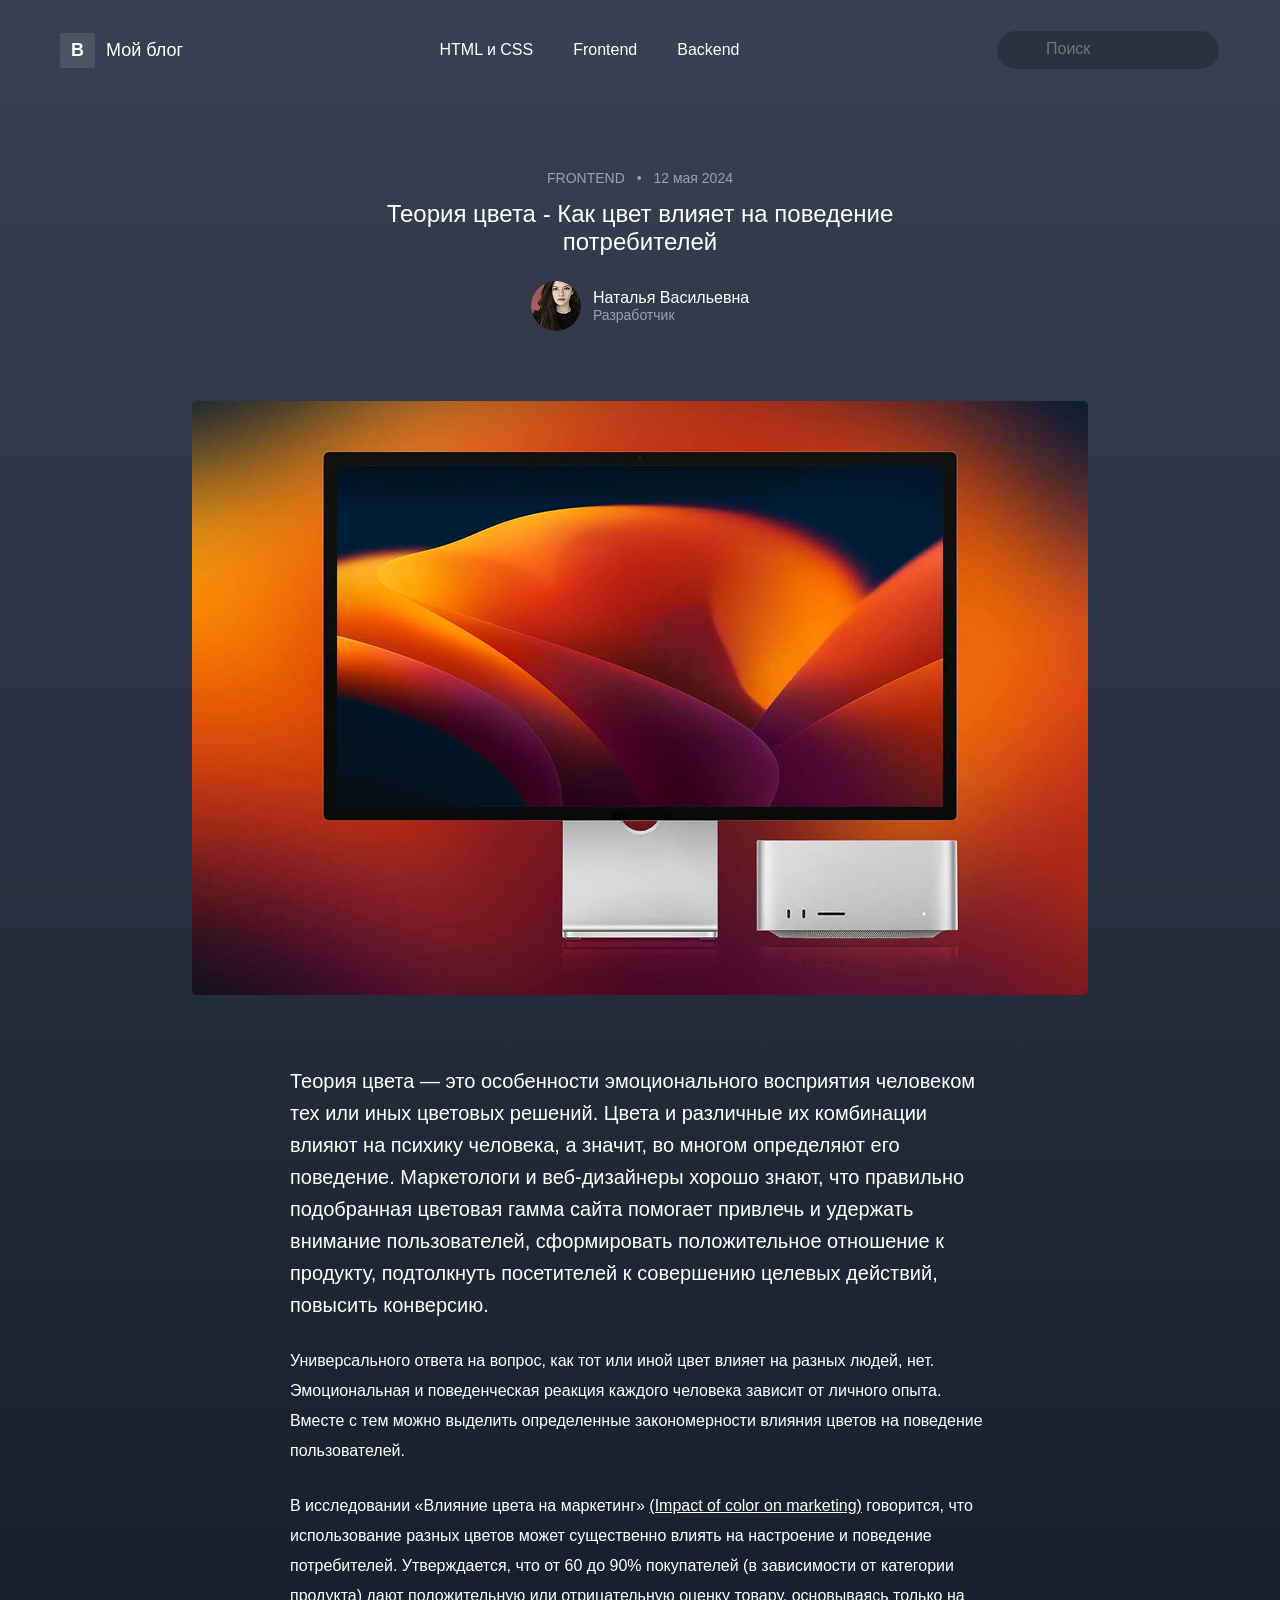
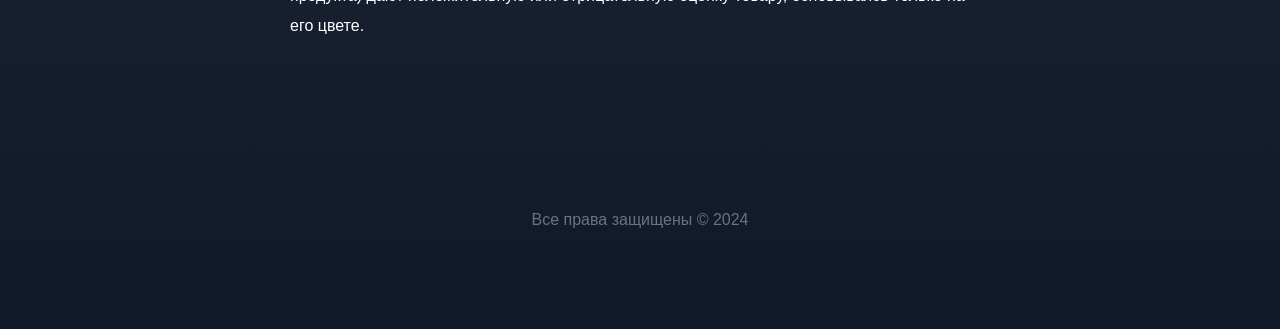
<file: 1-Blog/index.html>
<!DOCTYPE html>
<html lang="ru">

<head>
    <meta charset="UTF-8">
    <meta name="viewport" content="width=device-width, initial-scale=1.0">
    <title>Blog</title>
    <link rel="stylesheet" href="style.css">
</head>

<body>
    <header>
        <div class="container">
            <nav>
                <div class="nav-left">
                    <div class="box-b">B</div>
                    <a href="#" target="_blank" class="brand-blank">Мой блог</a>
                </div>

                <ul class="nav-links">
                    <li><a href="#" target="_blank">HTML и CSS</a></li>
                    <li><a href="#" target="_blank">Frontend</a></li>
                    <li><a href="#" target="_blank">Backend</a></li>
                </ul>

                <form action="#" method="get" class="search-form">
                    <input type="text" id="search" name="search" placeholder="Поиск">
                </form>
            </nav>
        </div>
    </header>

    <main>
        <div class="container main-container">

            <div class="author-block">
                <div class="meta-info">
                    <span class="category">FRONTEND</span>
                    <span class="dot">•</span>
                    <span class="date">12 мая 2024</span>
                </div>
                <h1 class="main-title">Теория цвета - Как цвет влияет на поведение потребителей</h1>
                <div class="profile">
                    <img src="Ellipse 1.png" alt="Наталья Васильевна" class="avatar">
                    <div class="profile-text">
                        <span class="author-name">Наталья Васильевна</span>
                        <span class="author-role">Разработчик</span>
                    </div>
                </div>
            </div>

            <img src="img.png" alt="Картинка" id="img">

            <div class="article-content">
                <p class="article-intro">
                    Теория цвета — это особенности эмоционального восприятия человеком тех или иных цветовых решений.
                    Цвета
                    и
                    различные их комбинации влияют на психику человека, а значит, во многом определяют его поведение.
                    Маркетологи и
                    веб-дизайнеры хорошо знают, что правильно подобранная цветовая гамма сайта помогает привлечь и
                    удержать
                    внимание
                    пользователей, сформировать положительное отношение к продукту, подтолкнуть посетителей к совершению
                    целевых
                    действий, повысить конверсию.
                </p>

                <p class="article-body">
                    Универсального ответа на вопрос, как тот или иной цвет влияет на разных людей, нет. Эмоциональная и
                    поведенческая реакция каждого человека зависит от личного опыта. Вместе с тем можно выделить
                    определенные
                    закономерности влияния цветов на поведение пользователей.
                </p>

                <p class="article-body">
                    В исследовании «Влияние цвета на маркетинг» <a
                        href="https://www.researchgate.net/publication/235320162_Impact_of_color_on_marketing"
                        target="_blank">(Impact of color on
                        marketing)</a> говорится, что использование разных
                    цветов может существенно влиять на настроение и поведение потребителей. Утверждается, что от 60 до
                    90%
                    покупателей (в зависимости от категории продукта) дают положительную или отрицательную оценку
                    товару,
                    основываясь только на его цвете.
                </p>
            </div>
        </div>
    </main>

    <footer>
        <div class="container">
            <p>Все права защищены &copy; 2024</p>
        </div>
    </footer>
</body>

</html>
</file>
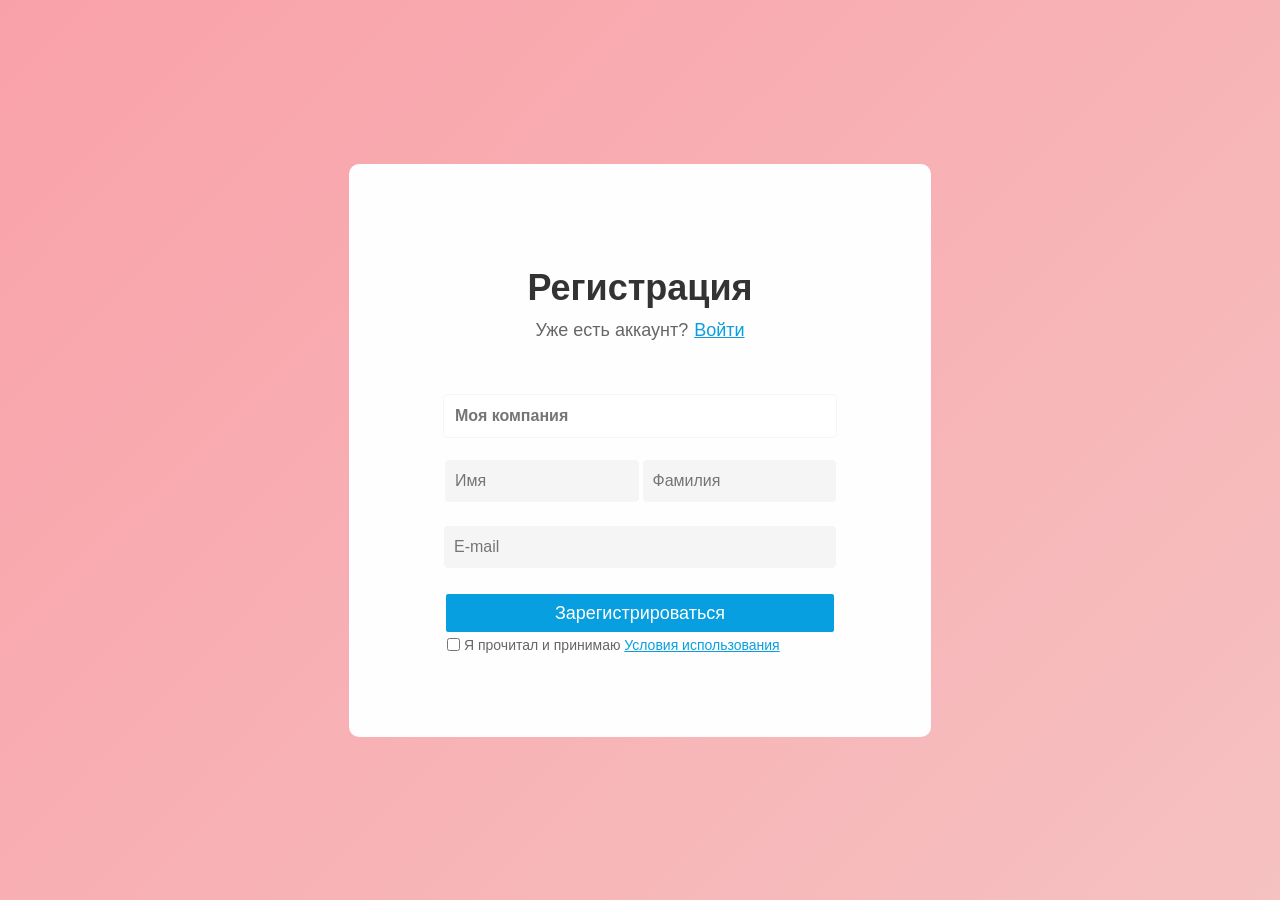
<file: 2-Form/index.html>
<!DOCTYPE html>
<html lang="ru">

<head>
    <meta charset="UTF-8">
    <meta name="viewport" content="width=device-width, initial-scale=1.0">
    <title>Register</title>
    <link rel="stylesheet" href="style.css">
</head>

<body>
    <main>
        <h1>Регистрация</h1>
        <p class="account-exists">Уже есть аккаунт? <a class="login-prompt" href="#">Войти</a></p>

        <form action="#" method="get">
            <div>
                <label for="Company"></label>
                <input type="text" name="Company" id="Company" class="company" required placeholder="Моя компания">
            </div>

            <div class="form-container">
                <label for="Name"></label>
                <input type="text" name="Name" id="Name" placeholder="Имя" required>

                <label for="surname"></label>
                <input type="text" name="surname" id="surname" placeholder="Фамилия" required>
            </div>

            <div class="e-mail">
                <label for="E-mail"></label>
                <input type="email" name="E-mail" id="E-mail" placeholder="E-mail" required>
            </div>

            <button>Зарегистрироваться</button>

            <div class="form-agreement">
                <input type="checkbox">
                <span>Я прочитал и принимаю <a href="#">Условия использования</a></span>
            </div>
        </form>
    </main>
</body>

</html>
</file>
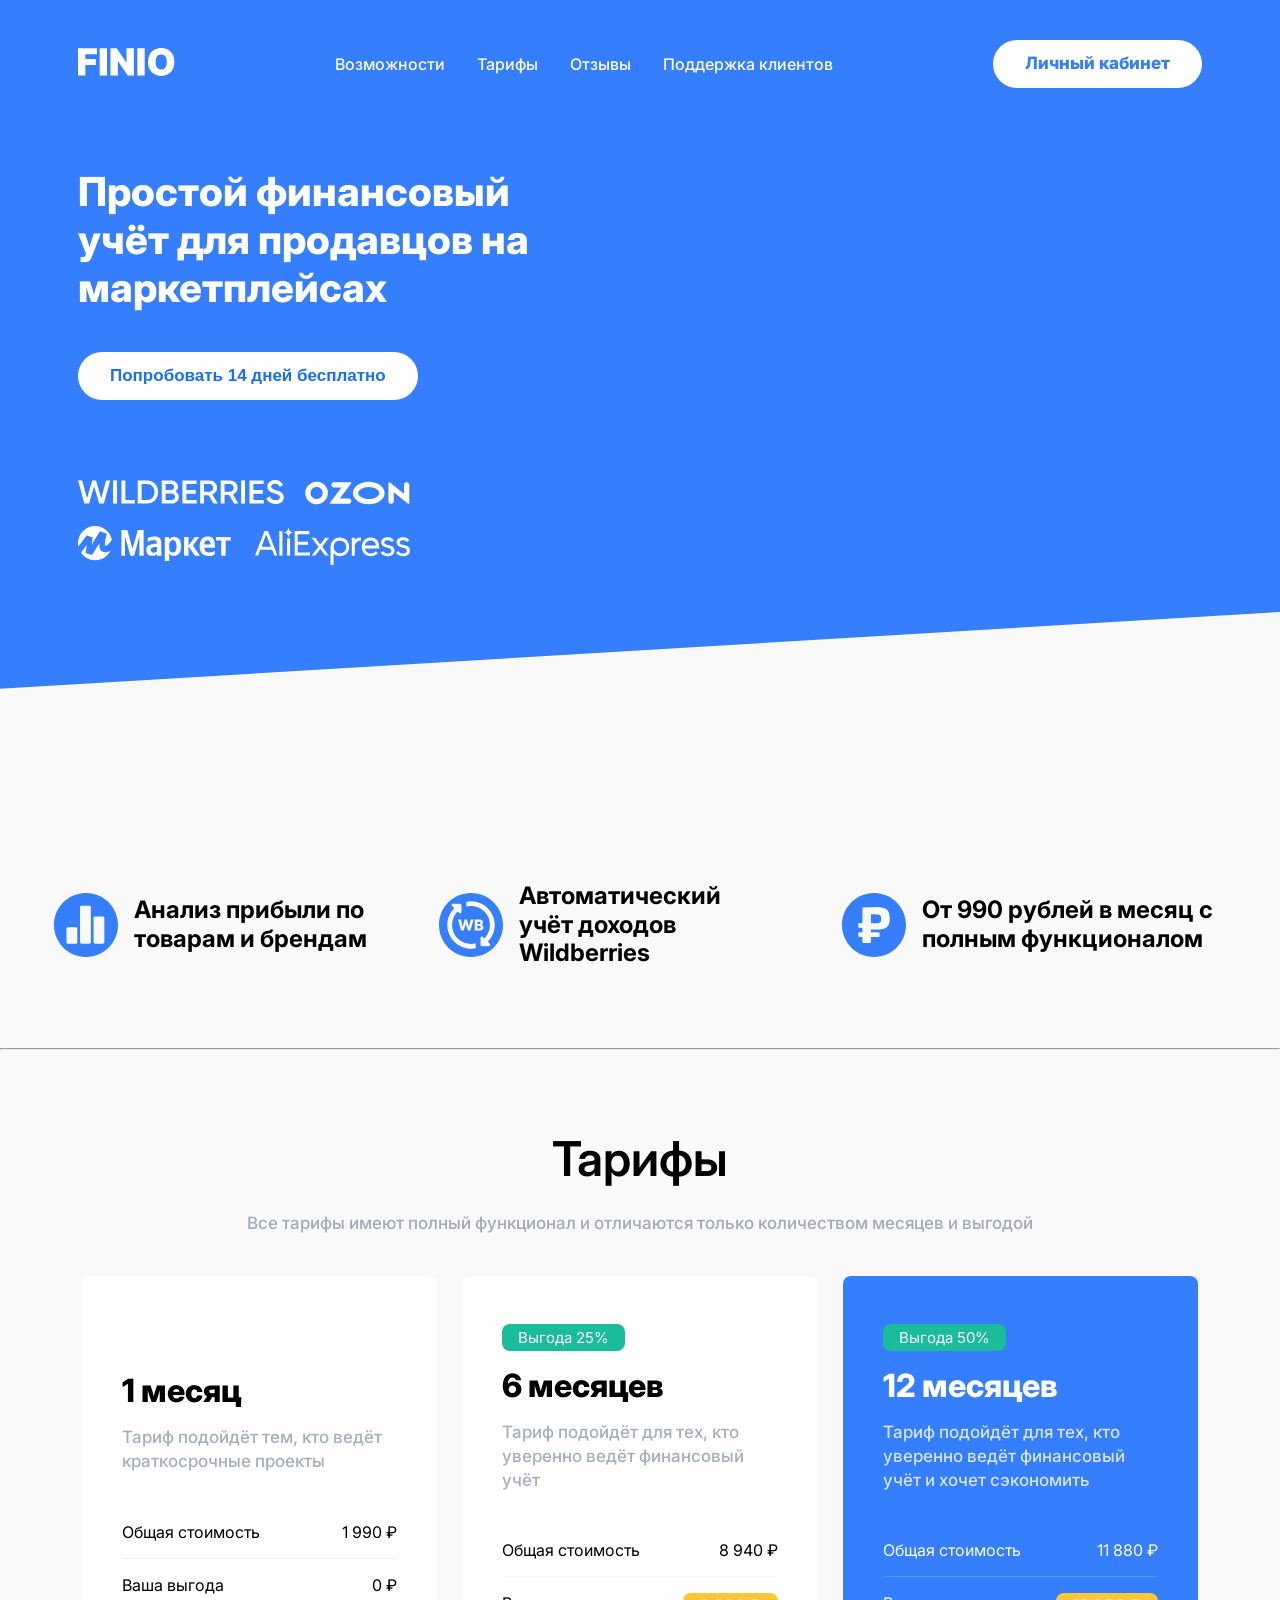
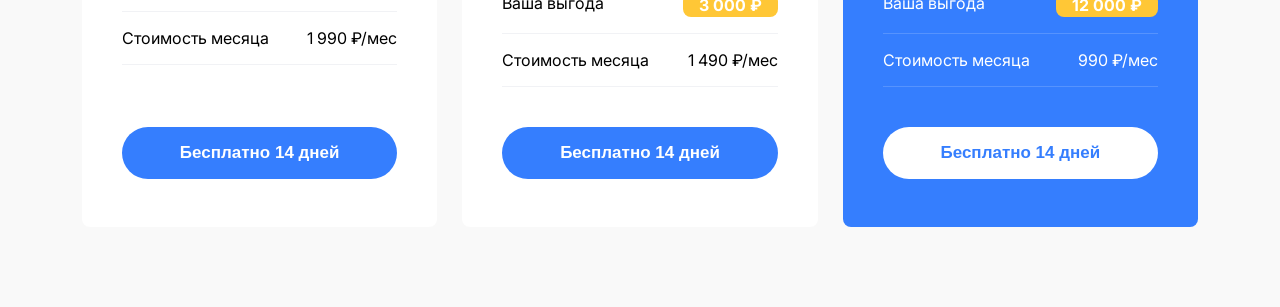
<file: 3-Finio/index.html>
<!DOCTYPE html>
<html lang="ru">

<head>
    <meta charset="UTF-8">
    <meta name="viewport" content="width=device-width, initial-scale=1.0">
    <title>Тарифы</title>
    <link rel="stylesheet" href="styles/styles.css">
    <link rel="stylesheet" href="styles/global.css">
    <link rel="stylesheet" href="styles/header.css">
    <link rel="stylesheet" href="styles/tariffs.css">
    <link rel="stylesheet" href="styles/hero.css">
    <link rel="stylesheet" href="styles/section.css">
    <link rel="preconnect" href="https://fonts.googleapis.com">
    <link rel="preconnect" href="https://fonts.gstatic.com" crossorigin>
    <link
        href="https://fonts.googleapis.com/css2?family=Fira+Sans:wght@400;700&family=Inter:ital,opsz,wght@0,14..32,100..900;1,14..32,100..900&display=swap"
        rel="stylesheet">
</head>

<body>
    <header class="header">
        <div class="header__wraper">
            <a href="#"><img class="header__logo" src="./images/logo_finio.svg" alt="Логотип FINIO"></a>
            <nav>
                <ul class="menu">
                    <li class="menu__item"><a href="">Возможности</a></li>
                    <li class="menu__item"><a href="">Тарифы</a></li>
                    <li class="menu__item"><a href="">Отзывы</a></li>
                    <li class="menu__item"><a href="">Поддержка клиентов</a></li>
                </ul>
            </nav>
            <a href="#" class="header__login">
                <div>Личный кабинет</div>
            </a>
            <button class="header__mobile-menu-button">
                <img src="./images/menu.svg" alt="Мобильное меню">
            </button>
        </div>
    </header>

    <section class="section section_light">
        <div class="hero">
            <div class="hero__left">
                <h1 class="hero__h1">Простой финансовый<br>учёт для продавцов на<br>маркетплейсах</h1>
                <div class="hero_cta">
                    <button class="button">Попробовать 14 дней бесплатно</button>
                </div>
                <div>
                    <img src="./images/маркетплейсы.svg" alt="Картинки с маркетплейсов">
                </div>
            </div>
            <!-- <img class="hero_right" src="./images/Отчеты.svg" alt="Картинка с отчетами"> -->
        </div>
    </section>

    <section class="hero-features">
        <div class="hero-features__list">
            <div class="hero-features__item">
                <img class="hero-features__icon" src="./images/analytics.svg" alt="">
                <h3 class="hero-features__title">Анализ прибыли по товарам и брендам</h3>
            </div>
            <div class="hero-features__item">
                <img class="hero-features__icon" src="./images/wb.svg" alt="">
                <h3 class="hero-features__title">Автоматический учёт доходов Wildberries</h3>
            </div>
            <div class="hero-features__item">
                <img class="hero-features__icon" src="./images/ruble.svg" alt="">
                <h3 class="hero-features__title">От 990 рублей в месяц с полным функционалом</h3>
            </div>
        </div>
        <hr class="divider">
    </section>

    <section class="tariffs">
        <div class="tariffs__container">
            <h2 class="tariffs__title">Тарифы</h2>
            <p class="tariffs__subtitle">Все тарифы имеют полный функционал и отличаются только количеством месяцев и
                выгодой</p>

            <div class="tariffs__grid">
                <article class="tariff-card">
                    <div class="tariff-card__header">
                        <h3 class="tariff-card__title card-1">1 месяц</h3>
                        <p class="tariff-card__description">Тариф подойдёт тем, кто ведёт краткосрочные проекты</p>
                    </div>
                    <ul class="tariff-card__info-list">
                        <li class="tariff-card__info-item">
                            <span class="tariff-card__info-label">Общая стоимость</span>
                            <span class="tariff-card__info-value">1 990 ₽</span>
                        </li>

                        <li class="tariff-card__info-item">
                            <span class="tariff-card__info-label">Ваша выгода</span>
                            <span class="tariff-card__info-value">0 ₽</span>
                        </li>

                        <li class="tariff-card__info-item">
                            <span class="tariff-card__info-label">Стоимость месяца</span>
                            <span class="tariff-card__info-value">1 990 ₽/мес</span>
                        </li>
                    </ul>
                    <button class="tariff-card__button">Бесплатно 14 дней</button>
                </article>

                <article class="tariff-card">
                    <div class="tariff-card__header">
                        <span class="tariff-card__badge">Выгода 25%</span>
                        <h3 class="tariff-card__title">6 месяцев</h3>
                        <p class="tariff-card__description">Тариф подойдёт для тех, кто уверенно ведёт финансовый учёт
                        </p>
                    </div>
                    <ul class="tariff-card__info-list">
                        <li class="tariff-card__info-item">
                            <span class="tariff-card__info-label">Общая стоимость</span>
                            <span class="tariff-card__info-value">8 940 ₽</span>
                        </li>

                        <li class="tariff-card__info-item">
                            <span class="tariff-card__info-label">Ваша выгода</span>
                            <span class="tariff-card__info-value tariff-card__info-value_highlight">3 000 ₽</span>
                        </li>

                        <li class="tariff-card__info-item">
                            <span class="tariff-card__info-label">Стоимость месяца</span>
                            <span class="tariff-card__info-value">1 490 ₽/мес</span>
                        </li>
                    </ul>
                    <button class="tariff-card__button">Бесплатно 14 дней</button>
                </article>

                <article class="tariff-card tariff-card_featured">
                    <div class="tariff-card__header">
                        <span class="tariff-card__badge">Выгода 50%</span>
                        <h3 class="tariff-card__title">12 месяцев</h3>
                        <p class="tariff-card__description">Тариф подойдёт для тех, кто уверенно ведёт финансовый учёт и
                            хочет сэкономить</p>
                    </div>

                    <ul class="tariff-card__info-list">
                        <li class="tariff-card__info-item">
                            <span class="tariff-card__info-label">Общая стоимость</span>
                            <span class="tariff-card__info-value">11 880 ₽</span>
                        </li>
                        <li class="tariff-card__info-item">
                            <span class="tariff-card__info-label">Ваша выгода</span>
                            <span class="tariff-card__info-value tariff-card__info-value_highlight">12 000 ₽</span>
                        </li>
                        <li class="tariff-card__info-item">
                            <span class="tariff-card__info-label">Стоимость месяца</span>
                            <span class="tariff-card__info-value">990 ₽/мес</span>
                        </li>
                    </ul>
                    <button class="tariff-card__button tariff-card__button_inverted">Бесплатно 14 дней</button>
                </article>
            </div>
        </div>
    </section>
</body>

</html>
</file>
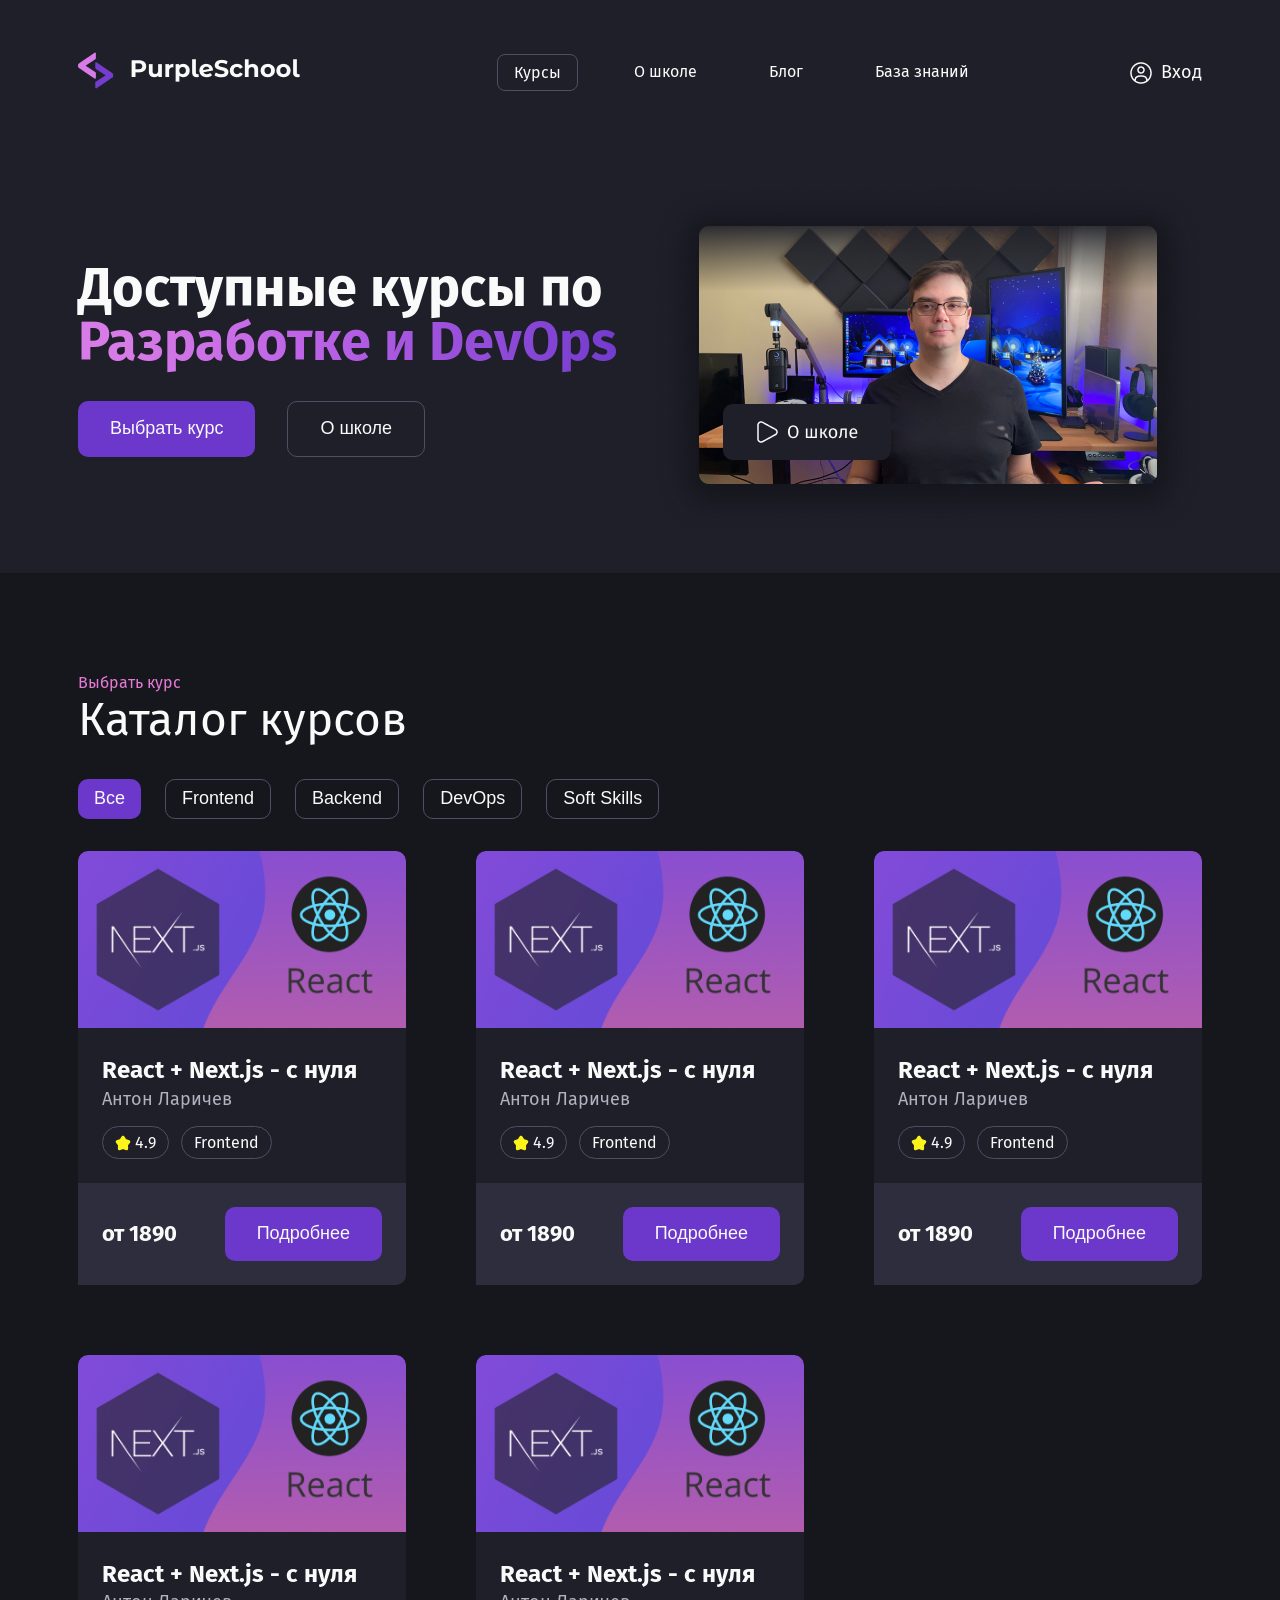
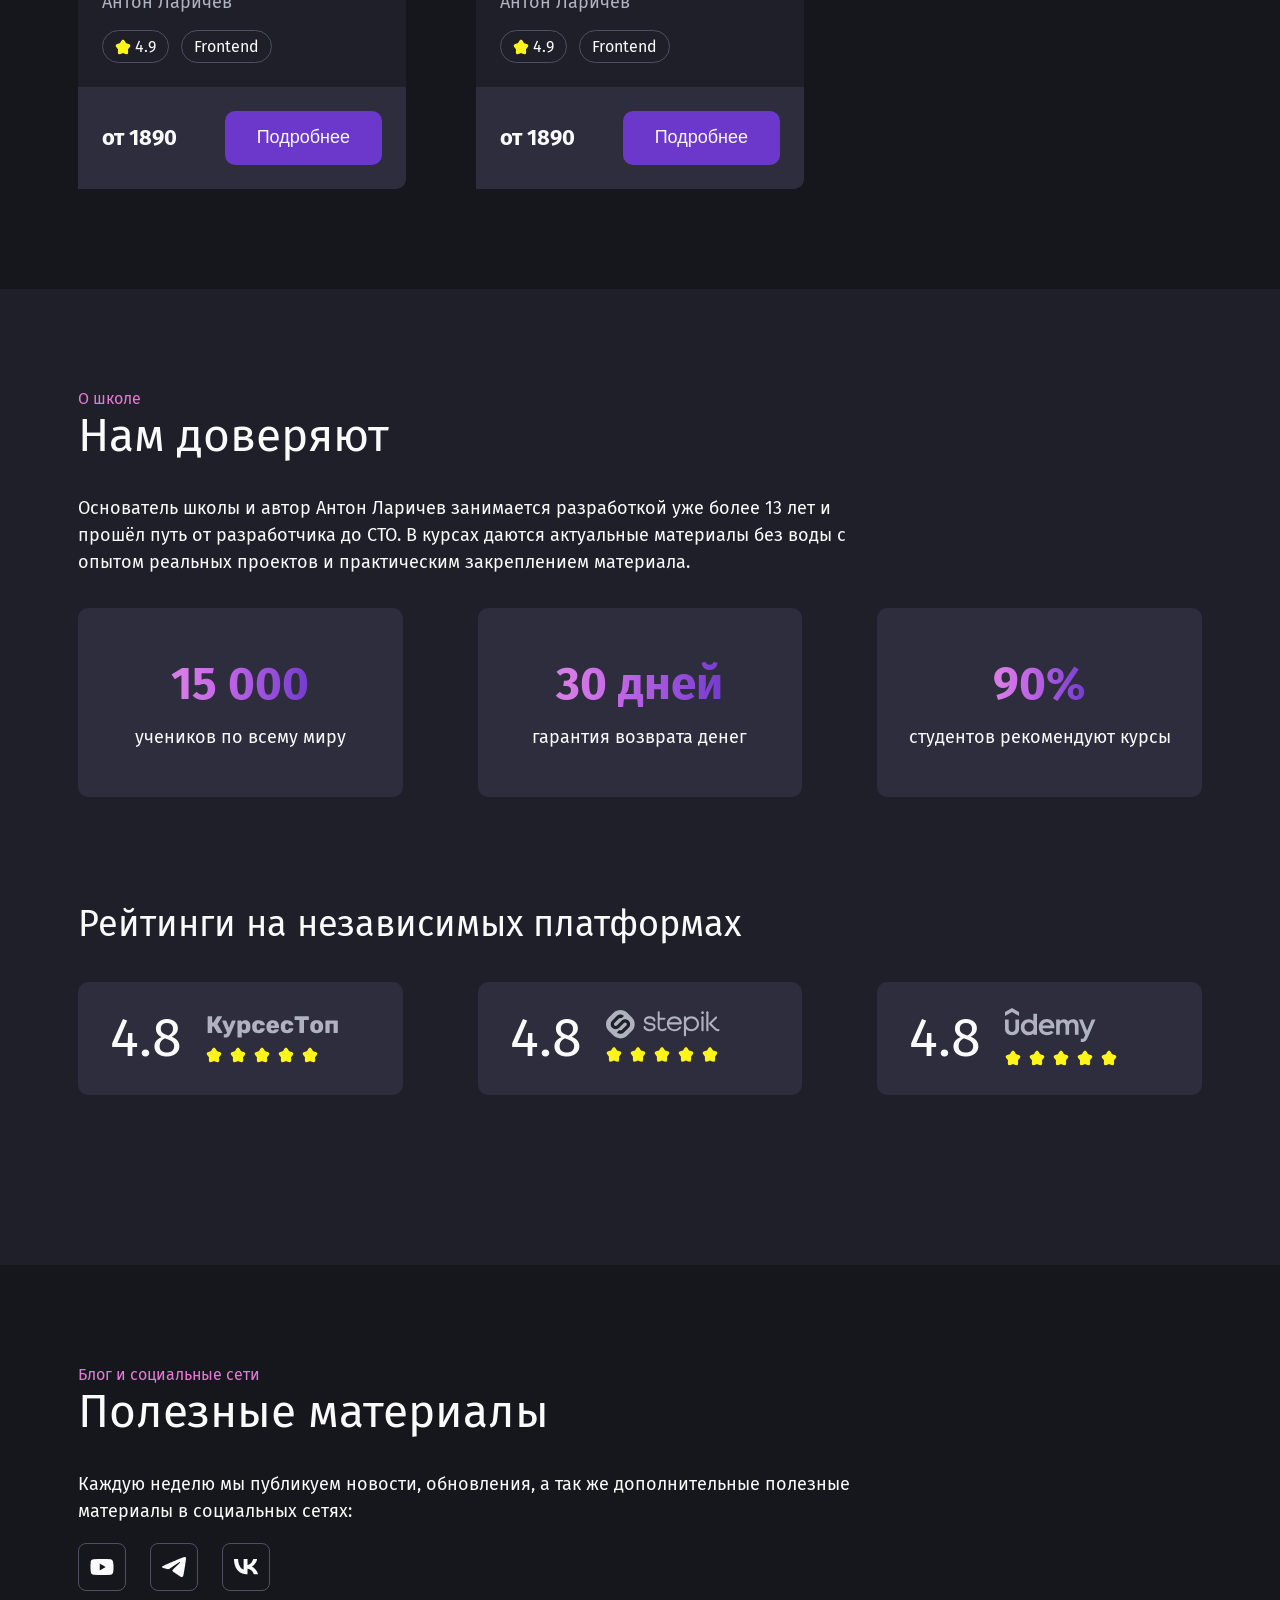
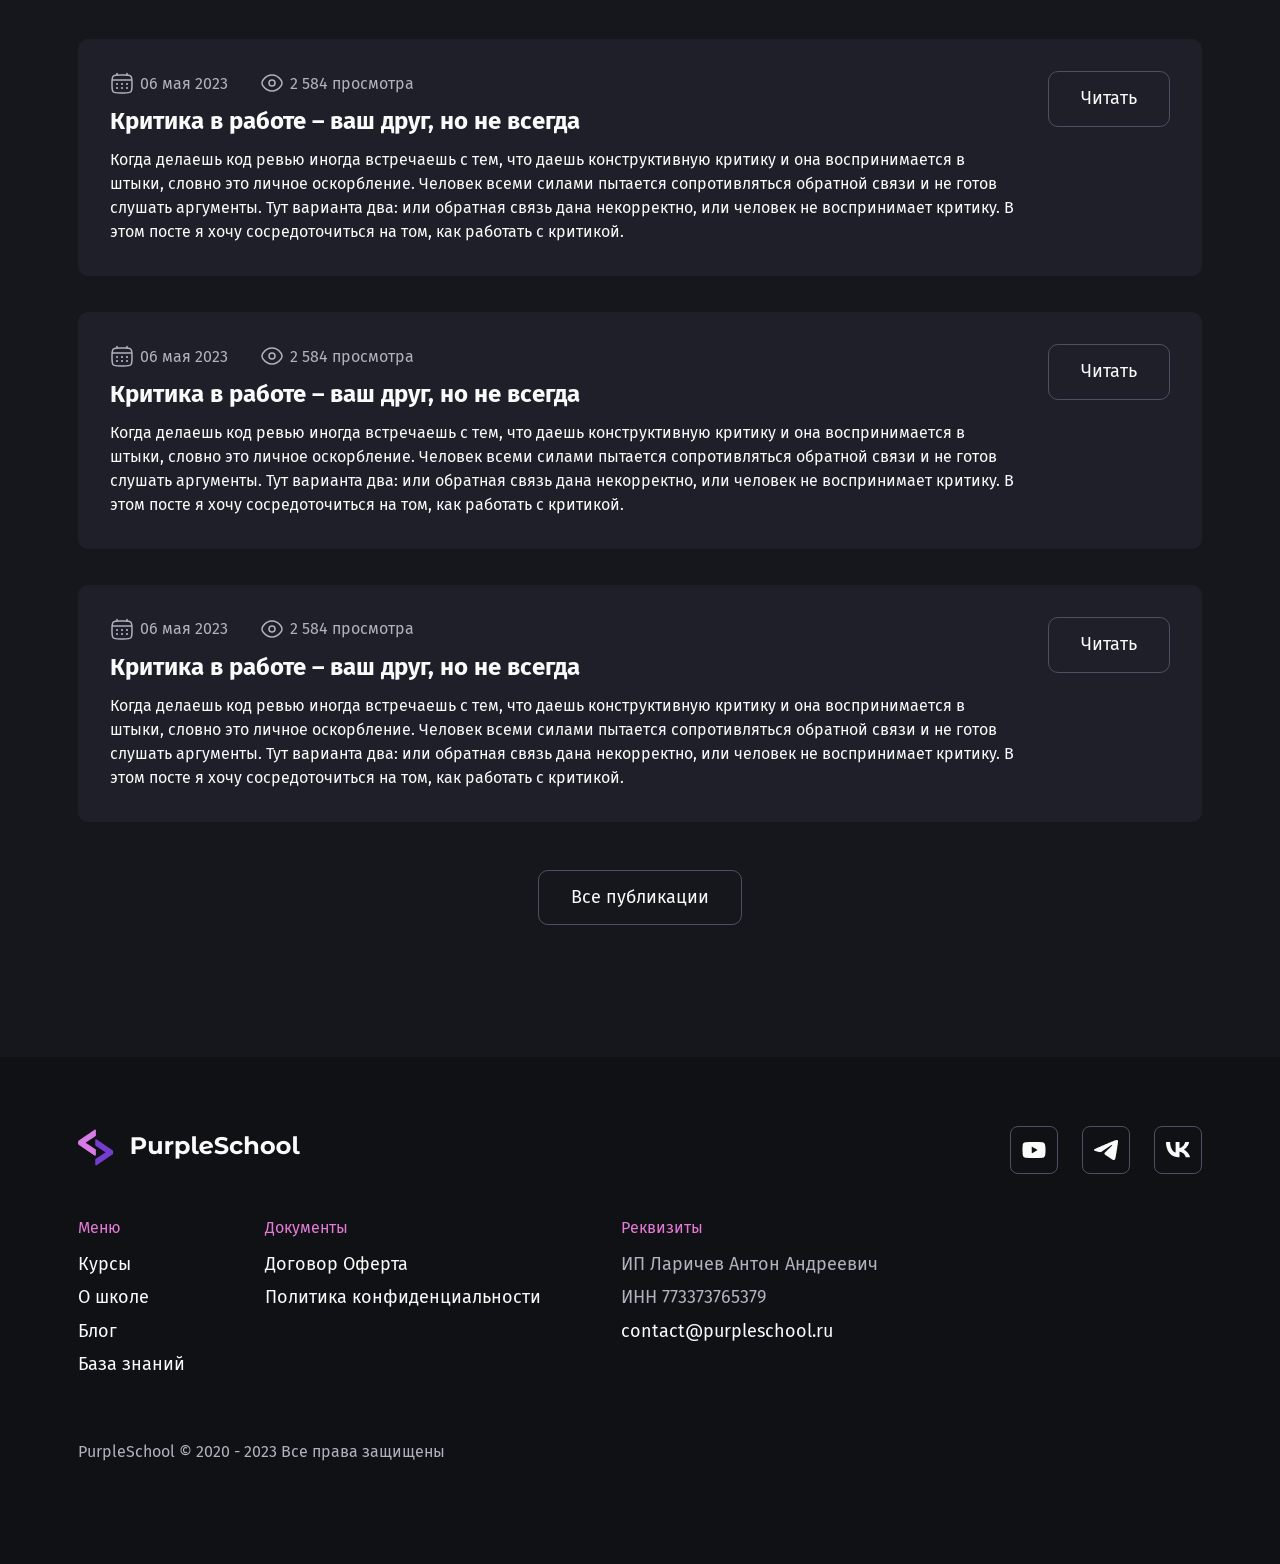
<file: 3-PurpleSchool/index.html>
<!DOCTYPE html>
<html lang="ru">

<head>
    <meta charset="UTF-8">
    <meta name="viewport" content="width=device-width, initial-scale=1.0">
    <title>Школа разработки PoorpleSchool</title>
    <link rel="stylesheet" href="styles/global.css">
    <link rel="stylesheet" href="styles/footer.css">
    <link rel="stylesheet" href="styles/header.css">
    <link rel="stylesheet" href="styles/page.css">
    <link rel="stylesheet" href="styles/components.css">
    <link rel="preconnect" href="https://fonts.googleapis.com">
    <link rel="preconnect" href="https://fonts.gstatic.com" crossorigin>
    <link href="https://fonts.googleapis.com/css2?family=Fira+Sans:wght@400;700&display=swap" rel="stylesheet">
</head>

<body>
    <header class="header">
        <div class="header__wraper">
            <a href="#"><img class="header__logo" src="./images/logo.png" alt="Логотип PurpleSchool"></a>
            <nav>
                <ul class="menu">
                    <li class="menu__item menu__item_active"><a href="#">Курсы</a></li>
                    <li class="menu__item"><a href="#">О школе</a></li>
                    <li class="menu__item"><a href="#">Блог</a></li>
                    <li class="menu__item"><a href="#">База знаний</a></li>
                </ul>
            </nav>
            <a class="header__login">
                <img src="./images/user.png" alt="Иконка пользователя">
                <div>Вход</div>
            </a>
            <button class="header__mobile-menu-button">
                <img src="./images/menu.png" alt="Мобильное меню">
            </button>
        </div>
    </header>

    <section class="section section_light">
        <div class="hero">
            <div class="hero__left">
                <h1 class="hero__h1">Доступные курсы по<br><span class="hero__h1_gradient"> Разработке и DevOps</span>
                </h1>
                <div class="hero_cta">
                    <button class="button button__primary">Выбрать курс</button>
                    <button class="button button_ghost">О школе</button>
                </div>
            </div>
            <img class="hero_right" src="./images/video.png" alt="Видеоролик о школе">
        </div>
    </section>

    <section class="section section_dark">
        <div class="section__wrapper">
            <div class="materials">
                <div class="materials__subtitle">Выбрать курс</div>
                <h2 class="materials__title">Каталог курсов</h2>
            </div>
            <div class="chip_wrapper">
                <button class="chip chip_active">Все</button>
                <button class="chip">Frontend</button>
                <button class="chip">Backend</button>
                <button class="chip">DevOps</button>
                <button class="chip">Soft Skills</button>
            </div>
            <div class="courses_wrapper">
                <div class="course-card">
                    <div class="course-card__cover"><img src="./images/social/Обложка 4.png" alt="">
                    </div>
                    <div class="course-card__body">
                        <div>
                            <div class="course-card__title">React + Next.js - с нуля</div>
                            <div class="course-card__author">Антон Ларичев</div>
                        </div>
                        <div class="course-card__tags">
                            <span class="tag">
                                <img src="./images/social/Star.svg" alt="Иконка рейтинга">
                                4.9</span>
                            <span class="tag">Frontend</span>
                        </div>
                    </div>
                    <div class="course-card__footer">
                        <div>от 1890</div>
                        <button class="button button__primary">Подробнее</button>
                    </div>
                </div>
                <div class="course-card">
                    <div class="course-card__cover"><img src="./images/social/Обложка 4.png" alt="">
                    </div>
                    <div class="course-card__body">
                        <div>
                            <div class="course-card__title">React + Next.js - с нуля</div>
                            <div class="course-card__author">Антон Ларичев</div>
                        </div>
                        <div class="course-card__tags">
                            <span class="tag">
                                <img src="./images/social/Star.svg" alt="Иконка рейтинга">
                                4.9</span>
                            <span class="tag">Frontend</span>
                        </div>
                    </div>
                    <div class="course-card__footer">
                        <div>от 1890</div>
                        <button class="button button__primary">Подробнее</button>
                    </div>
                </div>
                <div class="course-card">
                    <div class="course-card__cover"><img src="./images/social/Обложка 4.png" alt="">
                    </div>
                    <div class="course-card__body">
                        <div>
                            <div class="course-card__title">React + Next.js - с нуля</div>
                            <div class="course-card__author">Антон Ларичев</div>
                        </div>
                        <div class="course-card__tags">
                            <span class="tag">
                                <img src="./images/social/Star.svg" alt="Иконка рейтинга">
                                4.9</span>
                            <span class="tag">Frontend</span>
                        </div>
                    </div>
                    <div class="course-card__footer">
                        <div>от 1890</div>
                        <button class="button button__primary">Подробнее</button>
                    </div>
                </div>
                <div class="course-card">
                    <div class="course-card__cover"><img src="./images/social/Обложка 4.png" alt="">
                    </div>
                    <div class="course-card__body">
                        <div>
                            <div class="course-card__title">React + Next.js - с нуля</div>
                            <div class="course-card__author">Антон Ларичев</div>
                        </div>
                        <div class="course-card__tags">
                            <span class="tag">
                                <img src="./images/social/Star.svg" alt="Иконка рейтинга">
                                4.9</span>
                            <span class="tag">Frontend</span>
                        </div>
                    </div>
                    <div class="course-card__footer">
                        <div>от 1890</div>
                        <button class="button button__primary">Подробнее</button>
                    </div>
                </div>
                <div class="course-card">
                    <div class="course-card__cover"><img src="./images/social/Обложка 4.png" alt="">
                    </div>
                    <div class="course-card__body">
                        <div>
                            <div class="course-card__title">React + Next.js - с нуля</div>
                            <div class="course-card__author">Антон Ларичев</div>
                        </div>
                        <div class="course-card__tags">
                            <span class="tag">
                                <img src="./images/social/Star.svg" alt="Иконка рейтинга">
                                4.9</span>
                            <span class="tag">Frontend</span>
                        </div>
                    </div>
                    <div class="course-card__footer">
                        <div>от 1890</div>
                        <button class="button button__primary">Подробнее</button>
                    </div>
                </div>
            </div>
        </div>

    </section>

    <section class="section section_light">
        <div class="section__wrapper trust-wrapper">
            <div class="trust-wrapper__top">
                <div class="materials">
                    <div class="materials__header">
                        <div class="materials__subtitle">О школе</div>
                        <h2 class="materials__title">Нам доверяют</h2>
                        <p class="materials__description">Основатель школы и автор Антон Ларичев занимается разработкой
                            уже
                            более 13 лет и прошёл путь от разработчика до CTO. В курсах даются актуальные материалы без
                            воды
                            с опытом реальных проектов и практическим закреплением материала.</p>
                    </div>
                </div>
            </div>
            <div class="card card_light card_48x24 trust-wrapper__stat">
                <div class="trust-wrapper__num">15 000</div>
                <div class="trust-wrapper__desc">учеников по всему миру</div>
            </div>
            <div class="card card_light card_48x24 trust-wrapper__stat">
                <div class="trust-wrapper__num">30 дней</div>
                <div class="trust-wrapper__desc">гарантия возврата денег</div>
            </div>
            <div class="card card_light card_48x24 trust-wrapper__stat">
                <div class="trust-wrapper__num">90%</div>
                <div class="trust-wrapper__desc">студентов рекомендуют курсы</div>
            </div>
            <h3 class="trust-wrapper__h3">
                Рейтинги на независимых платформах
            </h3>
            <div class="card card_light card_24x32 trust-wrapper__rating">
                <div class="trust-wrapper__rate">4.8</div>
                <div><img src="./images/social/Frame 27.svg" alt="Логотип КурсесТоп"></div>
            </div>
            <div class="card card_light card_24x32 trust-wrapper__rating">
                <div class="trust-wrapper__rate">4.8</div>
                <div><img src="./images/social/Frame 23.svg" alt="Логотип КурсесТоп"></div>
            </div>
            <div class="card card_light card_24x32 trust-wrapper__rating">
                <div class="trust-wrapper__rate">4.8</div>
                <div><img src="./images/social/Frame 24.svg" alt="Логотип КурсесТоп"></div>
            </div>
        </div>
    </section>

    <section class="section section_dark">
        <div class="section__wrapper">
            <div class="materials">
                <div class="materials__header">
                    <div class="materials__subtitle">Блог и социальные сети</div>
                    <h2 class="materials__title">Полезные материалы</h2>
                    <p class="materials__description">Каждую неделю мы публикуем новости, обновления, а так же
                        дополнительные полезные материалы в
                        социальных сетях:</p>

                    <div class="social-icons">
                        <a href="#" class="social-icons__icon">
                            <img src="./images/social/youtube.png" alt="Youtube PurpleSchool">
                        </a>
                        <a href="#" class="social-icons__icon">
                            <img src="./images/social/telegram.png" alt="Telegram PurpleSchool">
                        </a>
                        <a href="#" class="social-icons__icon">
                            <img src="./images/social/vk.png" alt="VK PurpleSchool">
                        </a>
                    </div>
                </div>

                <div class="post-wrapper">
                    <article class="post card card_32">
                        <div class="post__content">
                            <div class="post__stats">
                                <div class="post__stat"><img src="./images/social/Calendar.svg" alt="Иконка календаря">
                                    06 мая 2023
                                </div>
                                <div class="post__stat"><img src="./images/social/Eye.svg" alt="Иконка календаря">
                                    2 584 просмотра
                                </div>
                            </div>
                            <h3 class="post__header">
                                Критика в работе – ваш друг, но не всегда
                            </h3>
                            <div class="post__description">
                                Когда делаешь код ревью иногда встречаешь с тем, что даешь конструктивную критику и она
                                воспринимается в штыки, словно это личное оскорбление. Человек всеми силами пытается
                                сопротивляться обратной связи и не готов слушать аргументы. Тут варианта два: или
                                обратная связь дана некорректно, или человек не воспринимает критику. В этом посте я
                                хочу сосредоточиться на том, как работать с критикой.
                            </div>
                        </div>
                        <div class="post__button">
                            <a href="#" class="button button_ghost">Читать</a>
                        </div>
                    </article>

                    <article class="post card card_32">
                        <div class="post__content">
                            <div class="post__stats">
                                <div class="post__stat"><img src="./images/social/Calendar.svg" alt="Иконка календаря">
                                    06 мая 2023
                                </div>
                                <div class="post__stat"><img src="./images/social/Eye.svg" alt="Иконка календаря">
                                    2 584 просмотра
                                </div>
                            </div>
                            <h3 class="post__header">
                                Критика в работе – ваш друг, но не всегда
                            </h3>
                            <div class="post__description">
                                Когда делаешь код ревью иногда встречаешь с тем, что даешь конструктивную критику и она
                                воспринимается в штыки, словно это личное оскорбление. Человек всеми силами пытается
                                сопротивляться обратной связи и не готов слушать аргументы. Тут варианта два: или
                                обратная связь дана некорректно, или человек не воспринимает критику. В этом посте я
                                хочу сосредоточиться на том, как работать с критикой.
                            </div>
                        </div>
                        <div class="post__button">
                            <a href="#" class="button button_ghost">Читать</a>
                        </div>
                    </article>

                    <article class="post card card_32">
                        <div class="post__content">
                            <div class="post__stats">
                                <div class="post__stat"><img src="./images/social/Calendar.svg" alt="Иконка календаря">
                                    06 мая 2023
                                </div>
                                <div class="post__stat"><img src="./images/social/Eye.svg" alt="Иконка календаря">
                                    2 584 просмотра
                                </div>
                            </div>
                            <h3 class="post__header">
                                Критика в работе – ваш друг, но не всегда
                            </h3>
                            <div class="post__description">
                                Когда делаешь код ревью иногда встречаешь с тем, что даешь конструктивную критику и она
                                воспринимается в штыки, словно это личное оскорбление. Человек всеми силами пытается
                                сопротивляться обратной связи и не готов слушать аргументы. Тут варианта два: или
                                обратная связь дана некорректно, или человек не воспринимает критику. В этом посте я
                                хочу сосредоточиться на том, как работать с критикой.
                            </div>
                        </div>
                        <div class="post__button">
                            <a href="#" class="button button_ghost">Читать</a>
                        </div>
                    </article>
                </div>

                <div class="materials__footer">
                    <a href="#" class="button button_ghost">Все публикации</a>
                </div>
            </div>
        </div>

    </section>

    <footer class="footer">
        <div class="footer__wraper">
            <div class="footer__social">
                <a href="#"><img class="footer__logo" src="./images/logo.png" alt="Логотип PurpleSchool"></a>
                <div class="social-icons">
                    <a href="#" class="social-icons__icon">
                        <img src="./images/social/youtube.png" alt="Youtube PoorpleSchool">
                    </a>
                    <a href="#" class="social-icons__icon">
                        <img src="./images/social/telegram.png" alt="Telegram PoorpleSchool">
                    </a>
                    <a href="#" class="social-icons__icon">
                        <img src="./images/social/vk.png" alt="VK PoorpleSchool">
                    </a>
                </div>
            </div>
            <div class="footer__menu">
                <nav>
                    <div class="footer__menu-header">Меню</div>
                    <ul class="menu-small">
                        <li class="menu-small__item"><a href="#">Курсы</a></li>
                        <li class="menu-small__item"><a href="#">О школе</a></li>
                        <li class="menu-small__item"><a href="#">Блог</a></li>
                        <li class="menu-small__item"><a href="#">База знаний</a></li>
                    </ul>
                </nav>
                <div>
                    <div class="footer__menu-header">Документы</div>
                    <ul class="menu-small">
                        <li class="menu-small__item"><a href="#">Договор Оферта</a></li>
                        <li class="menu-small__item"><a href="#">Политика конфиденциальности</a></li>
                    </ul>
                </div>
                <div>
                    <div class="footer__menu-header">Реквизиты</div>
                    <ul class="menu-small">
                        <li class="menu-small__item">ИП Ларичев Антон Андреевич</li>
                        <li class="menu-small__item">ИНН 773373765379</li>
                        <li class="menu-small__item"><a href="#">contact@purpleschool.ru</a></li>
                    </ul>
                </div>
            </div>
            <div class="footer__copywrite">
                PurpleSchool © 2020 - 2023 Все права защищены
            </div>
        </div>
    </footer>
</body>

</html>
</file>
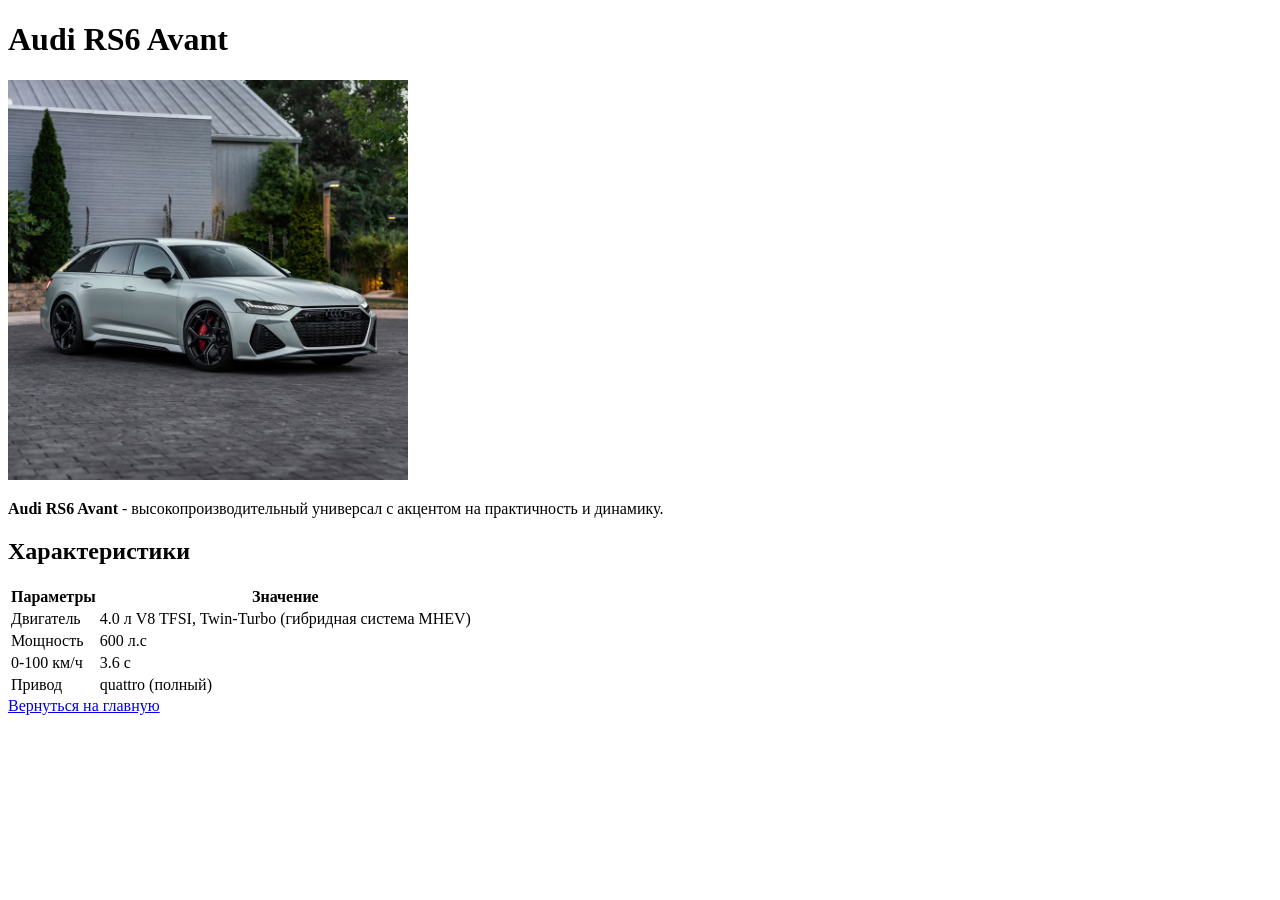
<file: Audi RS6.html>
<!DOCTYPE html>
<html lang="ru">
<head>
    <meta charset="UTF-8">
    <meta name="viewport" content="width=device-width, initial-scale=1.0">
    <title>Audi RS6</title>
</head>
<body>
    <h1>Audi RS6 Avant</h1>
    <img src="Audi RS6 Avant.png" alt="Audi RS6 Avant, вид сбоку" style="width: 400px; height: 400px;">
    <p><strong>Audi RS6 Avant</strong> - высокопроизводительный универсал с акцентом на практичность и динамику.</p>
    <table>
        <h2>Характеристики</h2>
        <thead>
            <tr>
                <th>Параметры</th>
                <th>Значение</th>
            </tr>
        </thead>
        <tbody>
            <tr>
                <td>Двигатель</td>
                <td>4.0 л V8 TFSI, Twin-Turbo (гибридная система MHEV)</td>
            </tr>
            <tr>
                <td>Мощность</td>
                <td>600 л.с</td>
            </tr>
            <tr>
                <td>0-100 км/ч</td>
                <td>3.6 с</td>
            </tr>
            <tr>
                <td>Привод</td>
                <td>quattro (полный)</td>
            </tr>
        </tbody>
    </table>

    <a href="index.html">Вернуться на главную</a>
</body>
</html>
</file>
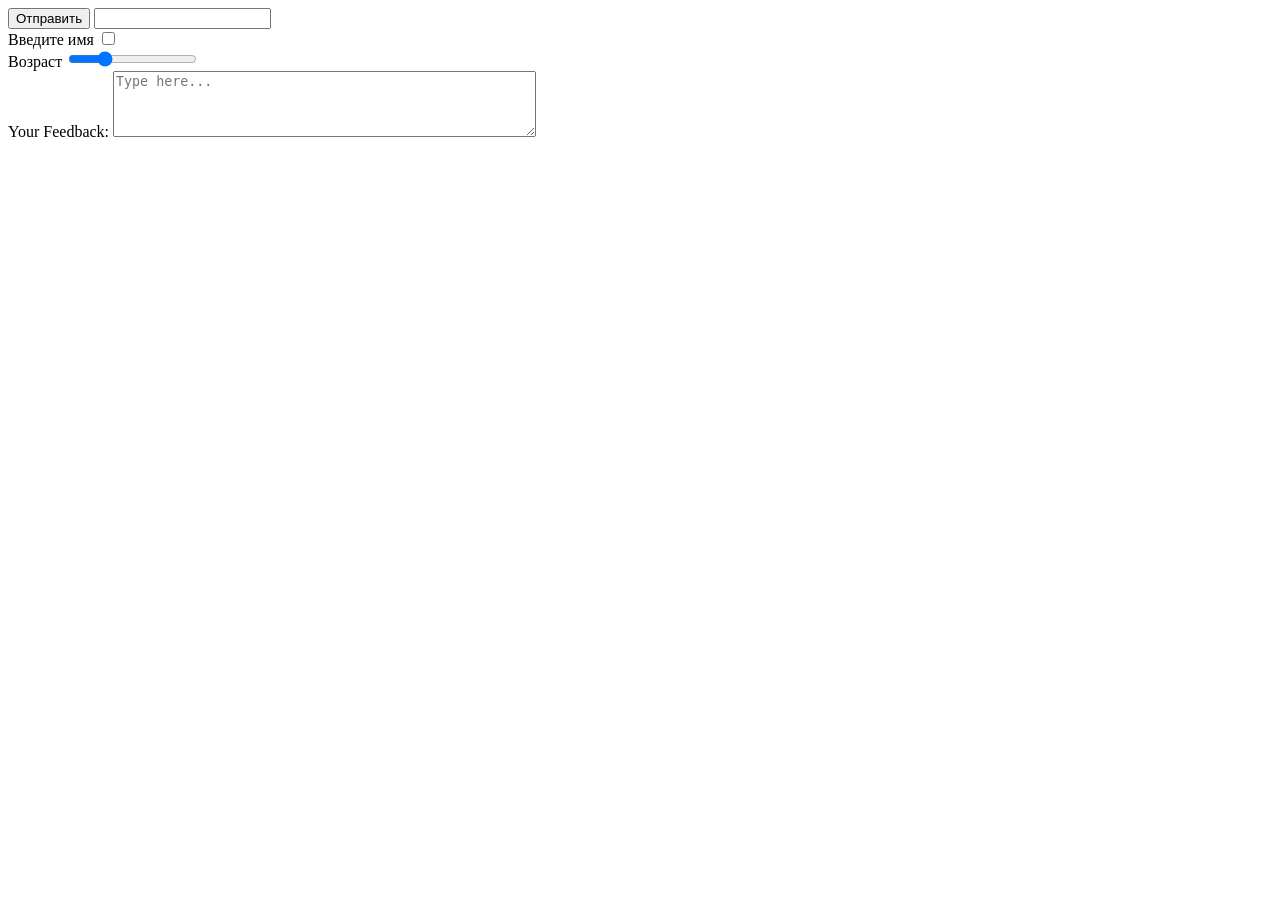
<file: upr2.html>
<!DOCTYPE html>
<html lang="ru">

<head>
    <meta charset="UTF-8">
    <meta name="viewport" content="width=device-width, initial-scale=1.0">
    <title>Document</title>
</head>

<body>
    <form action="" method="post">
        <button type="submit">Отправить</button>
        <input type="text" name="username" id="username">
    </form>

    <form action="">
        <label for="username">Введите имя</label>
        <input type="checkbox" name="username" id="username">
    </form>

    <form action="">
        <label for="age">Возраст</label>
        <input type="range" name="age" id="age" min="1" max="100" step="5" value="25">
    </form>

    <form action="">
        <label for="feedback">Your Feedback:</label>
        <textarea id="feedback" name="feedback" rows="4" cols="50" placeholder="Type here...">
</textarea>
    </form>
</body>

</html>
</file>
<file: 1-Blog/style.css>
* {
    margin: 0;
    padding: 0;
    box-sizing: border-box;
}

body {
    min-height: 100vh;
    background: linear-gradient(to bottom, #374151, #111827);
    font-family: 'Roboto', sans-serif;
    color: #ffffff;
}

.container {
    width: 100%;
    max-width: 1200px;
    margin: 0 auto;
    padding: 0 20px;
}

header {
    padding: 30px 0;
}

nav {
    display: flex;
    align-items: center;
    justify-content: space-between;
}

.nav-left {
    display: flex;
    align-items: center;
    gap: 11px;
}

.box-b {
    width: 35px;
    height: 35px;
    background-color: #4B5563;
    border-radius: 3px;
    color: white;
    font-size: 18px;
    font-weight: 600;
    display: flex;
    align-items: center;
    justify-content: center;
}

.brand-blank {
    font-size: 18px;
    font-weight: 400;
    text-decoration: none;
    color: #FFFFFF;
}

.nav-links {
    list-style: none;
    display: flex;
    gap: 40px;
}

.nav-links a {
    font-size: 16px;
    text-decoration: none;
    color: #FFFFFF;
}

#search {
    background-color: rgba(31, 41, 55, 0.6);
    font-size: 16px;
    color: #FFFFFF;
    width: 224px;
    height: 40px;
    border-radius: 100px;
    border: 1px solid #374151;
    outline: none;
    padding: 9px 128px 12px 49px;
}

main {
    padding: 70px 0;
}

.main-container {
    display: flex;
    flex-direction: column;
    align-items: center;
}

.author-block {
    text-align: center;
    margin-bottom: 70px;
}

.meta-info {
    font-size: 14px;
    color: #9ca3af;
    margin-bottom: 14px;
}

.meta-info .category {
    font-weight: 400;
}

.meta-info .dot {
    margin: 0 8px;
}

.main-title {
    font-size: 24px;
    font-weight: 400;
    max-width: 650px;
    margin: 0 auto 25px auto;
}

.profile {
    display: flex;
    align-items: center;
    justify-content: center;
    gap: 12px;
}

.avatar {
    width: 50px;
    height: 50px;
    border-radius: 50%;
    object-fit: cover;
}

.profile-text {
    display: flex;
    flex-direction: column;
    text-align: left;
}

.author-name {
    font-size: 16px;
    font-weight: 400;
}

.author-role {
    font-size: 14px;
    color: #9ca3af;
}

#img {
    margin-bottom: 70px;
}

.article-content {
    max-width: 700px;
    width: 100%;
    display: flex;
    flex-direction: column;
    gap: 25px;
}

.article-intro {
    font-size: 20px;
    line-height: 32px;
    font-weight: 400;
    color: #FFFFFF;
}

.article-body {
    font-size: 16px;
    font-weight: 400;
    line-height: 30px;
    color: #FFFFFF;
}

.article-content a {
    color: #FFFFFF;
}

footer {
    padding: 100px 0;
    text-align: center;
    font-size: 16px;
    color: #6b7280;
}
</file>
<file: 2-Form/style.css>
* {
    box-sizing: border-box;
}

body {
    display: flex;
    align-items: center;
    justify-content: center;
    background: linear-gradient(135deg, #F9A1A8 0%, #F6C1C1 100%);

    min-height: 100vh;
    margin: 0;
}

main {
    background-color: #FFFEFE;
    display: flex;
    flex-direction: column;
    justify-content: center;
    align-items: center;
    width: 582px;
    height: 573px;
    border-radius: 10px;
}

h1 {
    color: #333333;
    font-family: 'Open Sans', sans-serif;
    font-size: 36px;
    line-height: 100%;
    align-items: center;
}

.account-exists {
    color: #666666;
    font-family: 'Open Sans', sans-serif;
    font-size: 18px;
    font-weight: 400;
    display: flex;
    align-items: center;
    justify-content: center;
    gap: 6px;
    margin-top: -10px;
}

.login-prompt {
    color: #089FE0;
    font-family: 'Open Sans', sans-serif;
    font-size: 18px;
}

.company {
    width: 394px;
    height: 44px;
    border-radius: 5px;

    background-color: #FFFFFF;
    border: 1px solid #F5F5F5;
    padding-left: 11px;
    margin-bottom: 21px;

    font-family: 'Open Sans', sans-serif;
    font-size: 16px;
    font-weight: 600;
    color: #333333;
    margin-top: 35px;
}

.form-container {
    width: 394px;
    height: 44px;
    display: flex;
    flex-direction: row;
    margin-bottom: 22px;
    gap: 1px;
}

.form-container input {
    flex: 1;
    width: 0;
    height: 100%;
    background-color: #F5F5F5;
    border: 1px solid #FFFFFF;
    border-radius: 5px;
    padding-left: 10px;

    font-family: 'Open Sans', sans-serif;
    font-size: 16px;
    color: #999999;
}

.e-mail {
    width: 394px;
    height: 44px;
    display: flex;
    flex-direction: row;
    margin-bottom: 22px;
}

.e-mail input {
    flex: 1;
    width: 0;
    height: 100%;
    background-color: #F5F5F5;
    border: 1px solid #FFFFFF;
    border-radius: 5px;
    padding-left: 10px;

    font-family: 'Open Sans', sans-serif;
    font-size: 16px;
    color: #999999;
}

button {
    width: 394px;
    height: 44px;
    background-color: #089FE0;
    border-radius: 5px;
    border: 3px solid #FFFFFF;

    font-family: 'Open Sans', sans-serif;
    font-size: 18px;
    color: #FFFFFF;
}

.form-agreement {
    width: 394px;
    display: flex;
    flex-direction: row;
    align-items: center;
    gap: 1px;
}

.form-agreement span {
    color: #666666;
    font-family: 'Open Sans', sans-serif;
    font-size: 14px;
}

.form-agreement a {
    color: #089FE0;
    font-family: 'Open Sans', sans-serif;
    font-size: 14px;
}
</file>
<file: 3-Finio/styles/styles.css>
.tariffs {
    padding: 80px 0;
    background-color: var(--color-bg-main);
}

.tariffs__container {
    max-width: 1156px;
    margin: 0 auto;
    padding: 0 20px;
}

.tariffs__title {
    text-align: center;
    font-size: 48px;
    font-weight: 600;
    line-height: 120%;
    color: var(--color-text-dark);
    margin-bottom: 24px;
}

.tariffs__subtitle {
    text-align: center;
    font-size: 17px;
    font-weight: 500;
    line-height: 140%;
    color: var(--color-text-muted);
    margin-bottom: 40px;
}

.tariffs__grid {
    display: grid;
    grid-template-columns: 1fr;
    gap: 25px;
}

@media (min-width: 992px) {
    .tariffs__grid {
        grid-template-columns: repeat(3, 1fr);
    }
}

.tariff-card {
    display: grid;
    grid-template-rows: auto 1fr auto;
    background-color: var(--color-bg-card);
    border-radius: var(--radius-card);
    padding: 48px 40px;
}

.tariff-card__title {
    font-size: 32px;
    font-weight: 800;
    line-height: 120%;
    margin: 0 0 16px 0;
}

.card-1 {
    margin-top: 48px;
}

.tariff-card_featured {
    background-color: var(--color-primary);
    color: var(--color-text-light);
}

.tariff-card__badge {
    display: inline-block;
    background-color: var(--color-accent-green);
    color: var(--color-text-light);
    padding: 4px 16px;
    border-radius: var(--radius-badge);
    font-size: 15px;
    margin-bottom: 16px;
}

.tariff-card__description {
    color: var(--color-text-muted);
    font-size: 17px;
    font-weight: 500;
    line-height: 140%;
    margin-bottom: 32px;
}

.tariff-card_featured .tariff-card__description {
    color: rgba(255, 255, 255, 0.8);
}

.tariff-card__info-item {
    display: grid;
    grid-template-columns: 1fr auto;
    padding: 16px 0;
    border-bottom: 1px solid var(--color-border);
}

.tariff-card_featured .tariff-card__info-item {
    border-bottom: 1px solid rgba(255, 255, 255, 0.16);
}

.tariff-card__info-value_highlight {
    background-color: var(--color-accent-yellow);
    color: var(--color-text-light);
    padding: 2px 16px;
    border-radius: var(--radius-badge);
    font-weight: 700;
}

.tariff-card__button {
    width: 100%;
    padding: 14px;
    font-size: 17px;
    line-height: 140%;
    background-color: var(--color-primary);
    color: var(--color-text-light);
    border: none;
    border-radius: var(--radius-button);
    cursor: pointer;
    font-weight: 800;
    margin-top: 40px;
}

.tariff-card__button:hover {
    background-color: var(--color-primary-hover);
}

.tariff-card__button_inverted {
    background-color: var(--color-text-light);
    color: var(--color-primary);
}

.tariff-card__button_inverted:hover {
    background-color: rgba(255, 255, 255, 0.9);
}

.tariff-card__info-list {
    list-style: none;
    padding: 0;
    margin: 0;
}
</file>
<file: 3-Finio/styles/global.css>
:root {
    --color-primary: #357EFE;
    --color-primary-hover: #1a5cd6;

    --color-accent-green: #1ABC9C;
    --color-accent-yellow: #FFC736;

    --color-link-hover: #1b6dfc;
    --color-link-hover-grey: #afb2bf;

    --color-bg-main: #f9f9f9;
    --color-bg-card: #ffffff;
    --color-text-dark: #000000;
    --color-text-muted: rgba(78, 93, 124, 0.5);
    --color-text-light: #ffffff;
    --color-border: rgba(78, 93, 124, 0.08);

    --radius-card: 8px;
    --radius-button: 47px;
    --radius-button-12: 12px;
    --radius-badge: 8px;
    --layout-width: 1172px;

    --font-main: 'Inter', sans-serif;
}

* {
    box-sizing: border-box;
    margin: 0;
    padding: 0;
}

body {
    font-family: var(--font-main);
    background-color: var(--color-bg-main);
    color: var(--color-text-dark);
    -webkit-font-smoothing: antialiased;
}

a {
    text-decoration: none;
}
</file>
<file: 3-Finio/styles/header.css>
/* Header */

.header {
    background-color: var(--color-primary);
}

.header__wraper {
    max-width: var(--layout-width);
    margin: 0 auto;
    display: flex;
    justify-content: space-between;
    align-items: center;
    padding: 40px 24px;
}

.header__logo {
    height: 28px;
    cursor: pointer;
}


.header__login {
    align-items: center;
    font-size: 17px;
    line-height: 140%;
    color: var(--color-primary);
    cursor: pointer;
}

.header__login:hover {
    color: var(--color-link-hover);
}

.header__mobile-menu-button {
    display: none;
    background: none;
    border: none;
    cursor: pointer;
}

/* Login button */

.header__login {
    display: flex;
    align-items: center;
    justify-content: center;
    background-color: var(--color-bg-card);
    color: var(--color-primary);
    font-weight: 800;
    font-size: 17px;
    padding: 12px 32px;
    border-radius: var(--radius-button);
}

@media (max-width: 960px) {
    .header__login {
        display: none;
    }

    .header__mobile-menu-button {
        display: block;
    }
}

@media (max-width: 640px) {
    .header__wraper {
        padding: 30px 24px;
    }
}

/* Menu */

.menu {
    list-style: none;
    display: flex;
    gap: 32px;
    margin: 0;
}

.menu__item a {
    font-style: medium;
    font-weight: 500;
    line-height: 140%;
    color: var(--color-text-light);
    cursor: pointer;
}

.menu__item:hover a {
    color: var(--color-link-hover-grey);
}

@media (max-width: 960px) {
    .menu {
        display: none;
    }
}
</file>
<file: 3-Finio/styles/tariffs.css>
/* tariffs */

.tariffs {
    padding: 80px 0;
    background-color: var(--color-bg-main);
}

.tariffs__container {
    max-width: 1156px;
    margin: 0 auto;
    padding: 0 20px;
}

.tariffs__title {
    text-align: center;
    font-size: 48px;
    font-weight: 600;
    line-height: 120%;
    color: var(--color-text-dark);
    margin-bottom: 24px;
}

.tariffs__subtitle {
    text-align: center;
    font-size: 17px;
    font-weight: 500;
    line-height: 140%;
    color: var(--color-text-muted);
    margin-bottom: 40px;
}

.tariffs__grid {
    display: grid;
    grid-template-columns: 1fr;
    gap: 25px;
}

@media (min-width: 992px) {
    .tariffs__grid {
        grid-template-columns: repeat(3, 1fr);
    }
}

.tariff-card {
    display: grid;
    grid-template-rows: auto 1fr auto;
    background-color: var(--color-bg-card);
    border-radius: var(--radius-card);
    padding: 48px 40px;
}

.tariff-card__title {
    font-size: 32px;
    font-weight: 800;
    line-height: 120%;
    margin: 0 0 16px 0;
}

.card-1 {
    margin-top: 48px;
}

.tariff-card_featured {
    background-color: var(--color-primary);
    color: var(--color-text-light);
}

.tariff-card__badge {
    display: inline-block;
    background-color: var(--color-accent-green);
    color: var(--color-text-light);
    padding: 4px 16px;
    border-radius: var(--radius-badge);
    font-size: 15px;
    margin-bottom: 16px;
}

.tariff-card__description {
    color: var(--color-text-muted);
    font-size: 17px;
    font-weight: 500;
    line-height: 140%;
    margin-bottom: 32px;
}

.tariff-card_featured .tariff-card__description {
    color: rgba(255, 255, 255, 0.8);
}

.tariff-card__info-item {
    display: grid;
    grid-template-columns: 1fr auto;
    padding: 16px 0;
    border-bottom: 1px solid var(--color-border);
}

.tariff-card_featured .tariff-card__info-item {
    border-bottom: 1px solid rgba(255, 255, 255, 0.16);
}

.tariff-card__info-value_highlight {
    background-color: var(--color-accent-yellow);
    color: var(--color-text-light);
    padding: 2px 16px;
    border-radius: var(--radius-badge);
    font-weight: 700;
}

.tariff-card__button {
    width: 100%;
    padding: 14px;
    font-size: 17px;
    line-height: 140%;
    background-color: var(--color-primary);
    color: var(--color-text-light);
    border: none;
    border-radius: var(--radius-button);
    cursor: pointer;
    font-weight: 800;
    margin-top: 40px;
}

.tariff-card__button:hover {
    background-color: var(--color-primary-hover);
}

.tariff-card__button_inverted {
    background-color: var(--color-text-light);
    color: var(--color-primary);
}

.tariff-card__button_inverted:hover {
    background-color: rgba(255, 255, 255, 0.9);
}

.tariff-card__info-list {
    list-style: none;
    padding: 0;
    margin: 0;
}
</file>
<file: 3-Finio/styles/hero.css>
/* hero */

.hero {
    max-width: var(--layout-width);
    margin: 0 auto;
    display: flex;
    justify-content: space-between;
    align-items: center;
    padding: 40px 24px;
    gap: 24px;
}

.hero__left {
    display: flex;
    flex-direction: column;
    align-items: flex-start;
    gap: 40px;
    max-width: 480px;
}

.hero__h1 {
    font-size: 40px;
    font-weight: 800;
    line-height: 120%;
    color: var(--color-text-light);
}

.hero_cta .button {
    background-color: var(--color-bg-card);
    color: var(--color-primary);
    font-weight: 800;
    font-size: 17px;
    height: 48px;
    padding: 12px 32px;
    border: none;
    border-radius: var(--radius-button);
    cursor: pointer;
    margin-bottom: 40px;
}

.hero_cta .button {
    color: var(--color-link-hover);
}

/* .hero_right {
    width: 100%;
    max-width: 780px;
    aspect-ratio: 1920 / 846;
    height: auto;
    object-fit: contain;
    flex-shrink: 0;
} */

/* Hero features */

.hero-features {
    background-color: var(--color-bg-main);
    padding: 193px 0 0;
}

.hero-features__list {
    max-width: var(--layout-width);
    margin: 0 auto;
    display: flex;
    justify-content: space-between;
    gap: 64px;
}

.hero-features__item {
    display: flex;
    align-items: center;
    gap: 16px;
    margin-bottom: 80px;
}

.hero-features__title {
    font-size: 24px;
    font-weight: 700;
    line-height: 120%;
    color: var(--color-text-dark);
}

@media (max-width: 900px) {
    .hero-features__list {
        flex-direction: column;

    }
}
</file>
<file: 3-Finio/styles/section.css>
.section {
    position: relative;
    overflow: hidden;
}

.section_light {
    background-color: var(--color-primary);
    clip-path: polygon(0 0, 100% 0, 100% calc(100% - 6vw), 0 100%);
    padding-bottom: 80px; /* запас, чтобы срез не резал контент */
}
</file>
<file: 3-PurpleSchool/styles/global.css>
:root {
    --color-primary: #6c38cc;
    --color-primary-hover: #5b2bb2;
    --color-secondary: #e47ad5;
    --color-text: #fafafa;
    --color-link-hover: #afb2bf;
    --color-bg: #16171d;
    --color-bg-medium: #1e1f29;
    --color-bg-light: #2e2d3d;
    --color-stroke: #4d5064;
    --color-footer: #101114;

    --gradient: linear-gradient(93.33deg, #d77be6 9.26%, #be63e6 42.32%, #6c38cc 104.58%);

    --border-8: 8px;
    --border-10: 10px;
    --border-17: 17px;
    --layout-width: 1172px;
}

* {
    box-sizing: border-box;
}

body {
    background: var(--color-bg);
    margin: 0;
    font-family: "Fira Sans", sans-serif;
    font-style: normal;
    font-weight: 400;
}

a {
    text-decoration: none;
}
</file>
<file: 3-PurpleSchool/styles/footer.css>
.footer {
    background-color: var(--color-footer);
}

.footer__wraper {
    max-width: var(--layout-width);
    margin: 0 auto;
    padding: 60px 24px 100px;
}

.footer__social {
    display: flex;
    justify-content: space-between;
    margin-bottom: 36px;
    gap: 24px;
}

.footer__menu {
    display: flex;
    gap: 24px 80px;
    margin-bottom: 48px;
}

.footer__menu-header {
    font-weight: 400;
    font-size: 16px;
    line-height: 120%;
    color: var(--color-secondary);
}

.menu-small {
    list-style: none;
    padding: 0;
}

.menu-small__item {
    font-weight: 400;
    font-size: 18px;
    line-height: 120%;
    color: var(--color-link-hover);
    margin-bottom: 12px;
}

.menu-small__item a {
    color: var(--color-text);
}

.menu-small__item a:hover {
    color: var(--color-link-hover);
}

.footer__copywrite {
    font-weight: 400;
    font-size: 16px;
    line-height: 150%;
    color: var(--color-link-hover);
}

@media (max-width: 860px) {
    .footer__menu {
        flex-direction: column;
        margin-bottom: 24px;
    }
}

@media (max-width: 640px) {
    .footer__social {
        flex-direction: column;
    }
}
</file>
<file: 3-PurpleSchool/styles/header.css>
/* Header */

.header {
    background-color: var(--color-bg-medium);
}

.header__wraper {
    max-width: var(--layout-width);
    margin: 0 auto;
    display: flex;
    justify-content: space-between;
    align-items: center;
    padding: 40px 24px;
}

.header__login {
    display: flex;
    gap: 8px;
    align-items: center;
    font-size: 18px;
    line-height: 120%;
    color: var(--color-text);
    cursor: pointer;
}

.header__login:hover {
    color: var(--color-link-hover);
}

.header__mobile-menu-button {
    display: none;
    background: none;
    border: none;
    cursor: pointer;
}

@media (max-width: 960px) {
    .header__logo {
        max-width: 174px;
    }

    .header__login {
        display: none;
    }

    .header__mobile-menu-button {
        display: block;
    }
}

@media (max-width: 640px) {
    .header__wraper {
        padding: 30px 24px;
    }
}

@media (max-width: 480px) {
    .header__logo {
        max-width: 174px;
    }
}

/* Menu */

.menu {
    list-style: none;
    display: flex;
    gap: 40px;
    margin: 0;
}

.menu__item {
    padding: 8px 16px;
}

.menu__item a {
    font-family: 'Fira Sans';
    font-style: normal;
    font-weight: 18px;
    line-height: 120%;
    color: var(--color-text);
    cursor: pointer;
}

.menu__item:hover a {
    color: var(--color-link-hover);
}

.menu__item_active {
    border: 1px solid var(--color-stroke);
    border-radius: var(--border-8);
}

@media (max-width: 960px) {
    .menu {
        display: none;
    }
}
</file>
<file: 3-PurpleSchool/styles/page.css>
.hero {
    max-width: var(--layout-width);
    margin: 0 auto;
    display: flex;
    justify-content: space-between;
    align-items: center;
    padding: 40px 24px;
}

.hero__left {
    display: flex;
    flex-direction: column;
    gap: 32px;
}

.hero__h1 {
    margin: 0;
    font-weight: 700;
    font-size: 54px;
    line-height: 100%;
    color: var(--color-text);
}

.hero__h1_gradient {
    background: var(--gradient);
    -webkit-backdrop-clip: text;
    -webkit-text-fill-color: transparent;
    background-clip: text;
    -webkit-text-fill-color: transparent;
}

.hero_cta {
    display: flex;
    gap: 32px;
}

.button-more {
    text-align: center;
}

.chip_wrapper {
    display: flex;
    gap: 24px;
    margin-bottom: 32px;
    overflow: scroll;
    margin-right: -24px;
    margin-left: -24px;
    padding-left: 24px;
    scrollbar-width: none;
}

.invisible-scrollbar::-webkit-scrollbar {
    display: none;
}

.courses_wrapper {
    display: grid;
    grid-template-columns: repeat(auto-fit, minmax(300px, 1fr));
    gap: 70px;
}

.trust-wrapper {
    display: grid;
    grid-template-columns: [start] repeat(3, 1fr) [end];
    gap: 0 75px;
}

.trust-wrapper__top {
    grid-column: start / end;
}

.trust-wrapper__stat {
    display: flex;
    flex-direction: column;
    gap: 16px;
    align-items: center;
    margin-bottom: 70px;
}

.trust-wrapper__num {
    font-weight: 700;
    font-size: 46px;
    line-height: 120%;

    background: var(--gradient);
    -webkit-background-clip: text;
    -webkit-text-fill-color: transparent;
    background-clip: text;
    -webkit-text-fill-color: transparent;
}

.trust-wrapper__desc {
    font-weight: 400;
    font-size: 18px;
    line-height: 120%;
    color: var(--color-text);
}

.trust-wrapper__h3 {
    grid-column: start / end;
    font-weight: 400;
    font-size: 36px;
    line-height: 120%;
    color: var(--color-text);
}

.trust-wrapper__rating {
    display: flex;
    gap: 24px;
    align-items: center;
    margin-bottom: 70px;
}

.trust-wrapper__rate {
    font-weight: 400;
    font-size: 54px;
    line-height: 120%;
    color: var(--color-text);
}

@media (max-width: 1200px) {
    .hero {
        flex-direction: column;
    }

    .hero__h1 {
        text-align: center;
    }

    .hero_cta {
        justify-content: center;
    }

    .trust-wrapper{
        grid-template-columns: [start] repeat(2, 1fr) [end];;
    }
}

@media (max-width: 640px) {
    .hero__h1 {
        font-size: 30px;
        line-height: 120%;
    }

    .hero__right {
        width: 100%;
    }

    .hero {
        padding: 0 24px;
    }

    .trust-wrapper{
        grid-template-columns: [start] 1fr [end];;
    }
}

@media (max-width: 480px) {
    .hero_cta {
        gap: 16px;
    }
}
</file>
<file: 3-PurpleSchool/styles/components.css>
/* Section */

.section_light {
    background-color: var(--color-bg-medium);
}

.section__wrapper {
    max-width: var(--layout-width);
    margin: 0 auto;
    padding: 100px 24px;
}

/* Button */

.button {
    padding: 16px 32px;
    color: var(--color-text);
    background: none;
    border: none;
    font-weight: 400;
    font-size: 18px;
    line-height: 120%;
    border-radius: var(--border-10);
    cursor: pointer;
    display: inline-block;
    text-align: center;
}

.button__primary {
    background: var(--color-primary);
}

.button__primary:hover {
    background: var(--color-primary-hover);
}

.button_ghost {
    border: 1px solid var(--color-stroke);
}

.button_ghost:hover {
    background: var(--color-bg-light);
}

@media (max-width: 640px) {
    .button {
        padding: 12px 32px;
    }
}

/* Social */

.social-icons {
    display: flex;
    align-items: center;
    gap: 24px;
}

.social-icons__icon {
    border: 1px solid var(--color-stroke);
    border-radius: var(--border-8);
    text-decoration: none;
    padding: 11px;
    width: 48px;
    height: 48px;
}

.social-icons__icon:hover {
    background-color: var(--color-bg-medium);
}

/* Materials */

.materials {
    margin-bottom: 32px;
}

.materials__subtitle {
    font-weight: 400;
    font-size: 16px;
    line-height: 120%;
    color: var(--color-secondary);
}

.materials__header {
    font-weight: 400;
    font-size: 18px;
    line-height: 120%;
    color: var(--color-secondary);
    margin-bottom: 8px;
}

.materials__title {
    font-weight: 400;
    font-size: 46px;
    line-height: 120%;
    color: var(--color-text);
    margin: 0 0 32px 0;
}

@media (max-width: 860px) {
    .materials__title {
        font-weight: 400;
        font-size: 34px;
        line-height: 120%;
    }
}

.materials__description {
    font-weight: 400;
    font-size: 18px;
    line-height: 150%;
    color: var(--color-text);
    max-width: 787px;
}

.materials__footer {
    display: flex;
    justify-content: center;
}

/* Card */

.card {
    background: var(--color-bg-medium);
    border-radius: var(--border-10);
}

.card_light {
    background: var(--color-bg-light);
}

.card_32 {
    padding: 32px;
}

.card_48x24 {
    padding: 48px 24px;
}

.card_24x32 {
    padding: 24px 32px;
}

/* post-wrapper */

.post-wrapper {
    margin-top: 48px;
    display: flex;
    flex-direction: column;
    gap: 36px;
    margin-bottom: 48px;
}

/* post */

.post {
    display: flex;
    justify-content: space-between;
    gap: 32px;
}

.post__button a {
    display: block;
}

.post__stats {
    display: flex;
    gap: 32px;
}

.post__stat {
    display: flex;
    align-items: center;
    gap: 6px;
    color: var(--color-link-hover);
    font-size: 16px;
    line-height: 120%;
}

.post__content {
    display: flex;
    flex-direction: column;
    gap: 12px;
}

.post__header {
    font-weight: 700;
    font-size: 24px;
    line-height: 120%;
    color: var(--color-text);
    margin: 0;
}

.post__description {
    font-weight: 400;
    font-size: 16px;
    line-height: 150%;
    color: var(--color-text);
}

@media (max-width: 860px) {
    .post {
        flex-direction: column;
    }

    .post__header {
        font-size: 21px;
    }
}

/* chip */

.chip {
    font-weight: 400;
    font-size: 18px;
    line-height: 120%;
    color: var(--color-text);
    padding: 8px 16px;
    border: 1px solid var(--color-stroke);
    border-radius: var(--border-10);
    background: none;
    cursor: pointer;
    white-space: nowrap;
}

.chip:hover {
    background: var(--color-bg-medium);
}

.chip_active {
    background: var(--color-primary);
    border: none;
}

.chip_active:hover {
    background: var(--color-primary-hover);
}

/* course-card */

.course-card {
    background: var(--color-bg-medium);
    border-radius: var(--border-10);
    color: var(--color-text);
}

.course-card__tags {
    display: flex;
    gap: 12px;
}

.course-card__cover img {
    border-radius: var(--border-10) var(--border-10) 0 0;
    width: 100%;
}

.course-card__title {
    font-weight: 700;
    font-size: 24px;
    line-height: 120%;
    margin-bottom: 4px;
}

.course-card__author {
    font-weight: 400;
    font-size: 18px;
    line-height: 120%;
    color: var(--color-link-hover);
}

.course-card__body {
    padding: 24px;
    display: flex;
    gap: 16px;
    flex-direction: column;
}

.course-card__footer {
    background: var(--color-bg-light);
    display: grid;
    padding: 24px;
    grid-template-columns: 1fr auto;
    align-items: center;
    font-weight: 700;
    font-size: 22px;
    line-height: 120%;
    border-radius: 0 0 var(--border-10);
}

/* tag */

.tag {
    font-weight: 400;
    font-size: 16px;
    line-height: 120%;
    color: var(--color-text);
    border: 1px solid var(--color-stroke);
    border-radius: var(--border-17);
    padding: 6px 12px;
    display: flex;
    align-items: center;
    gap: 4px;
}
</file>
